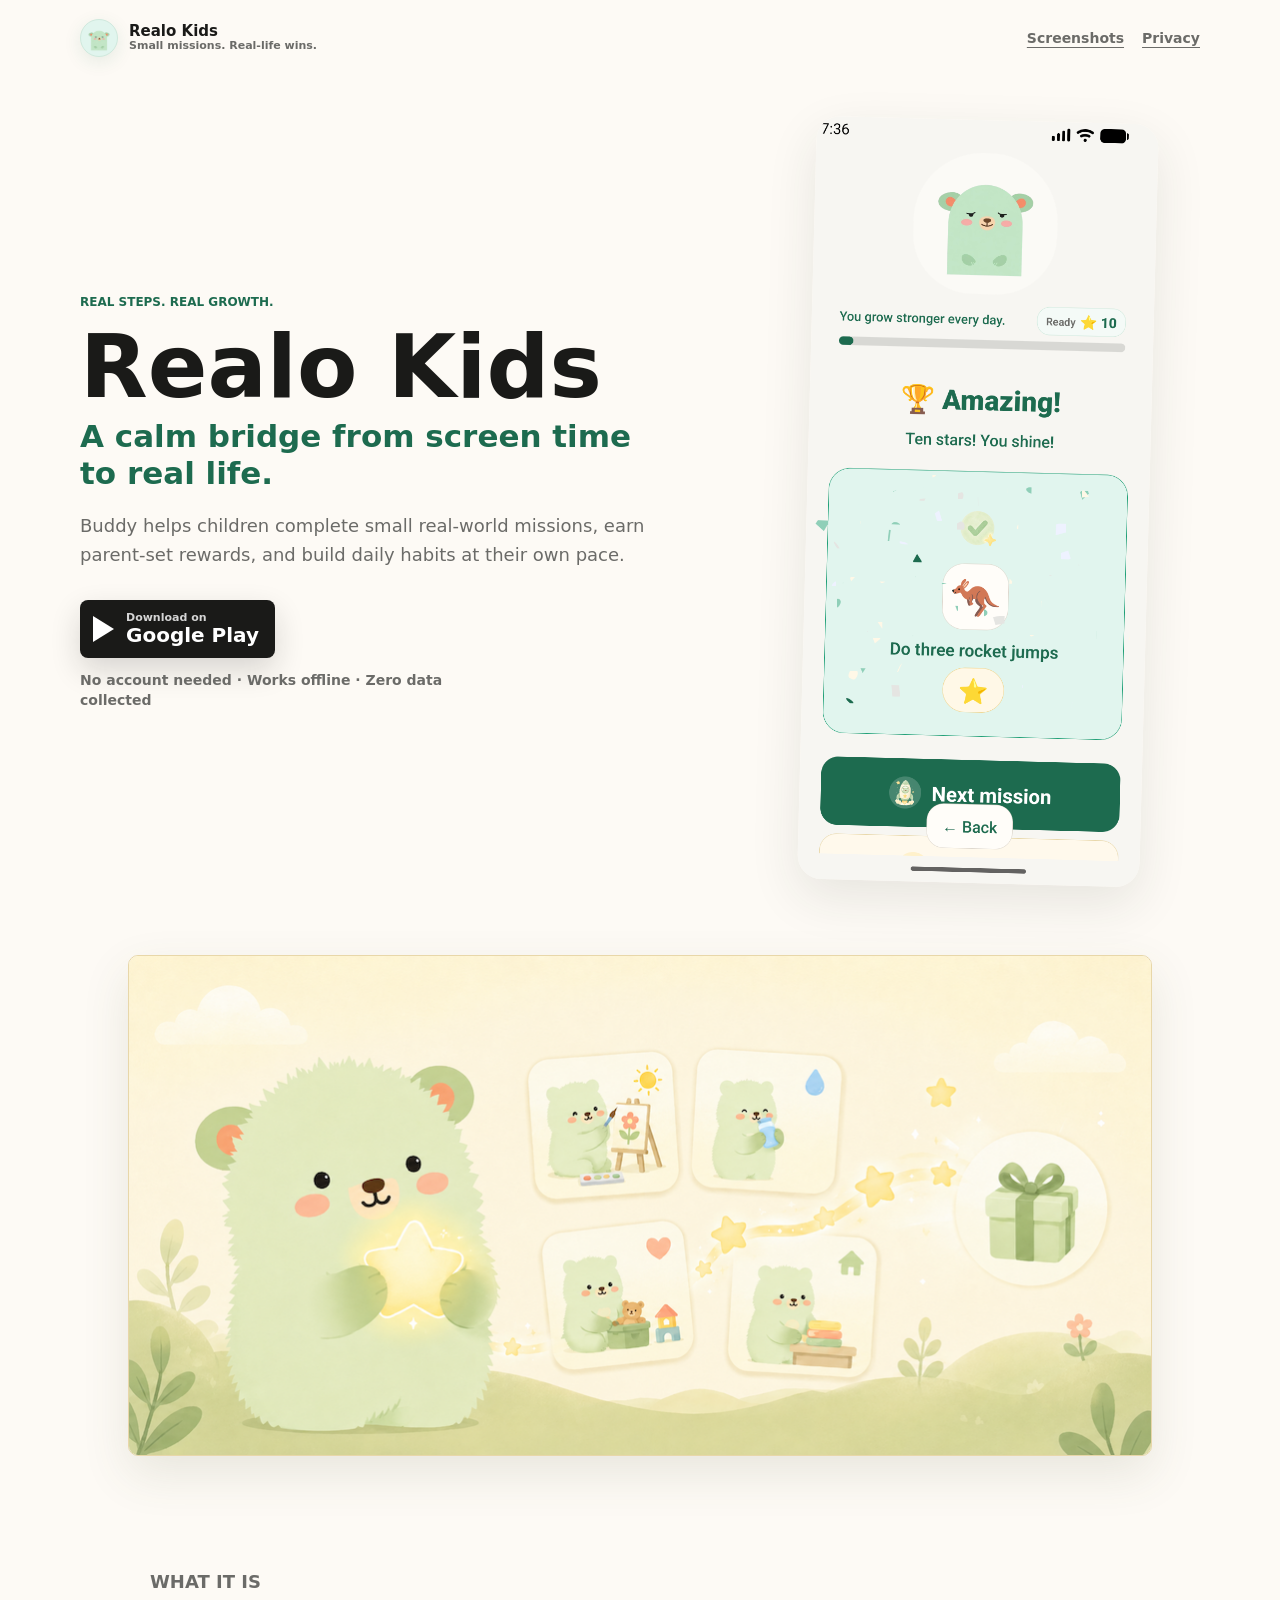
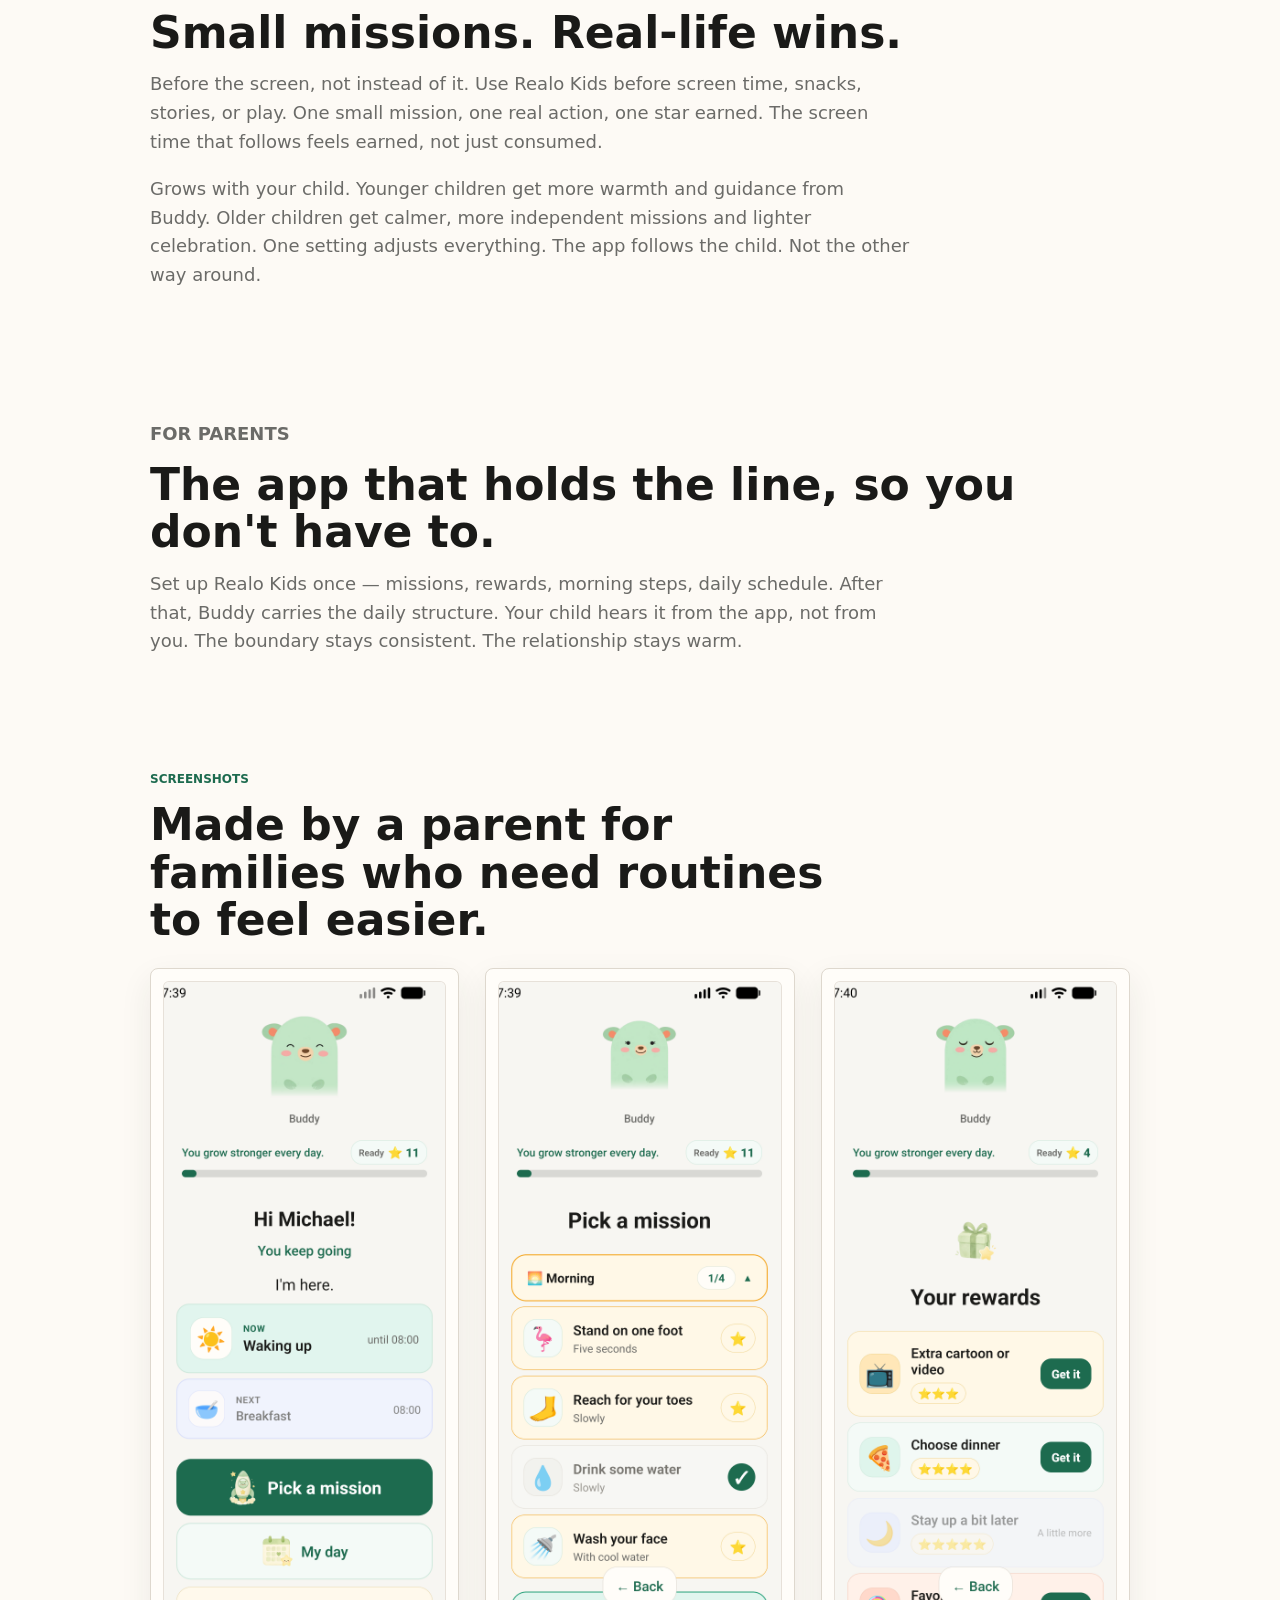
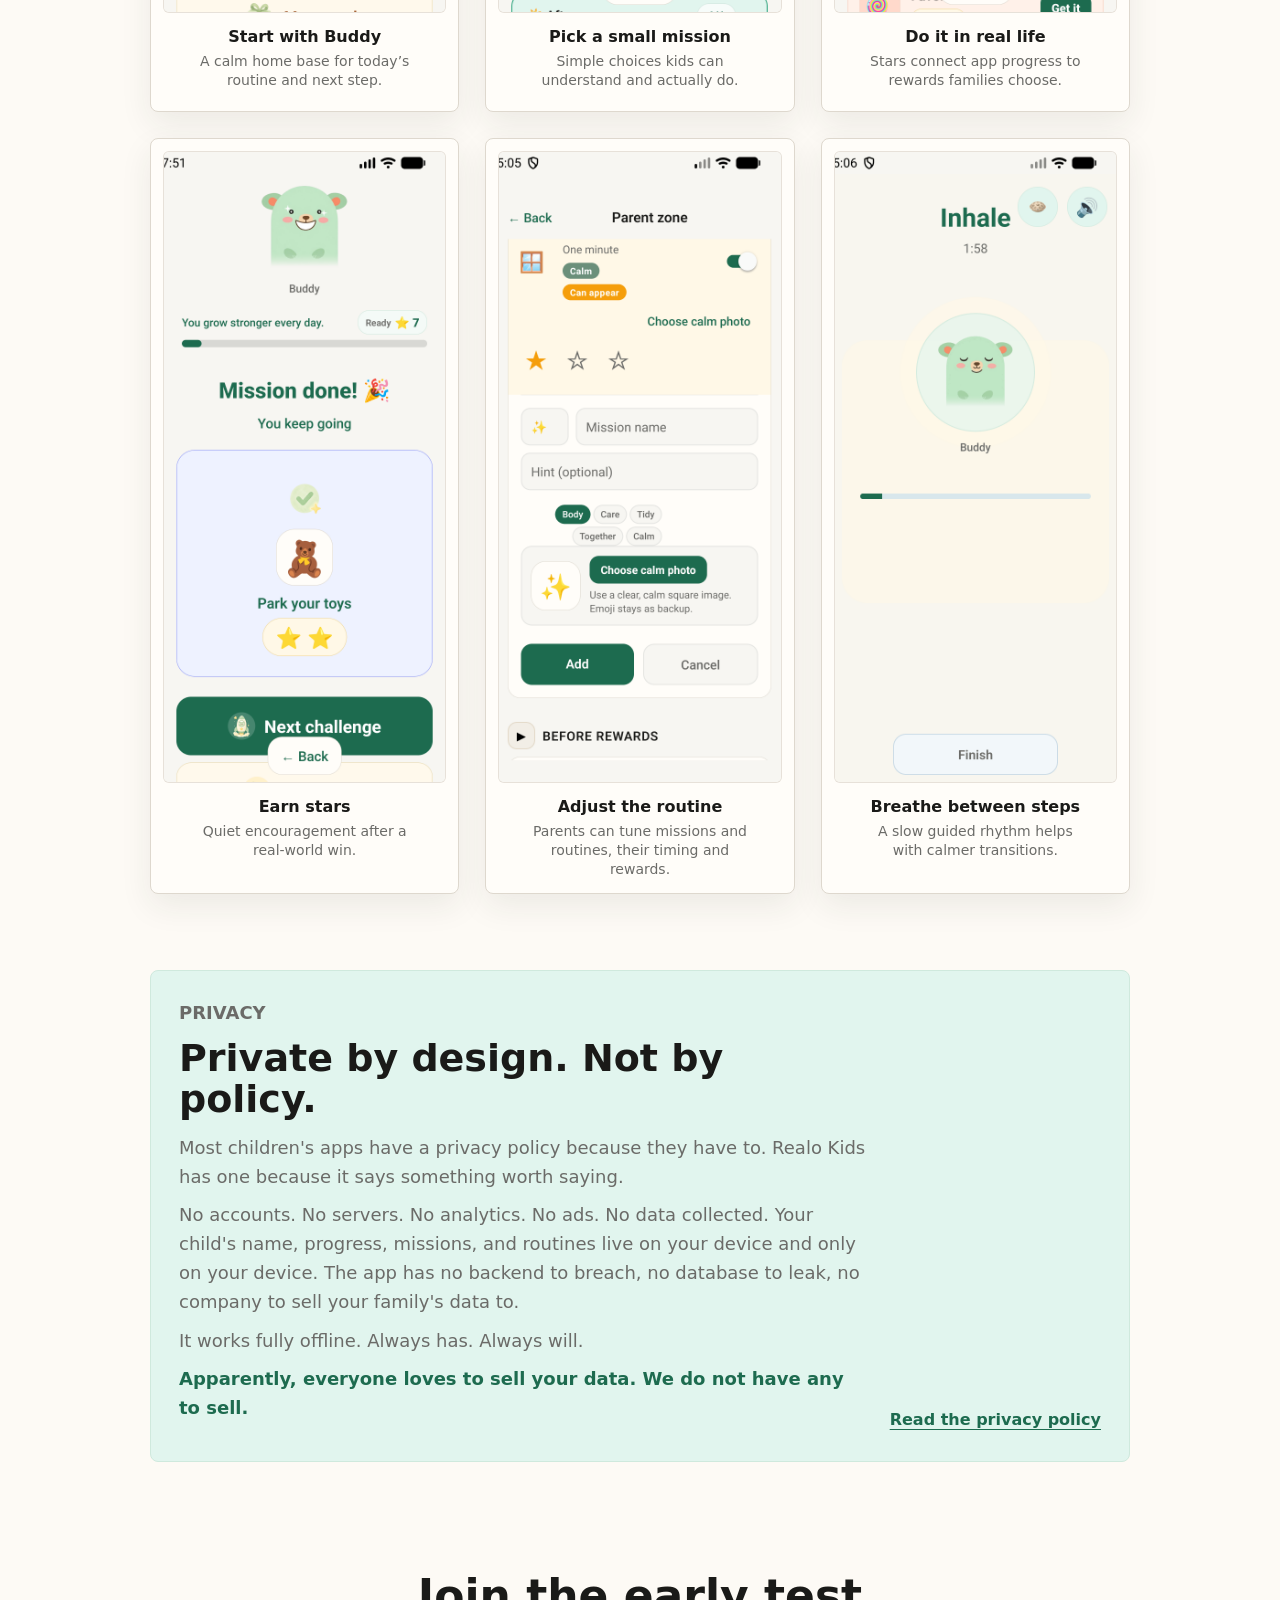
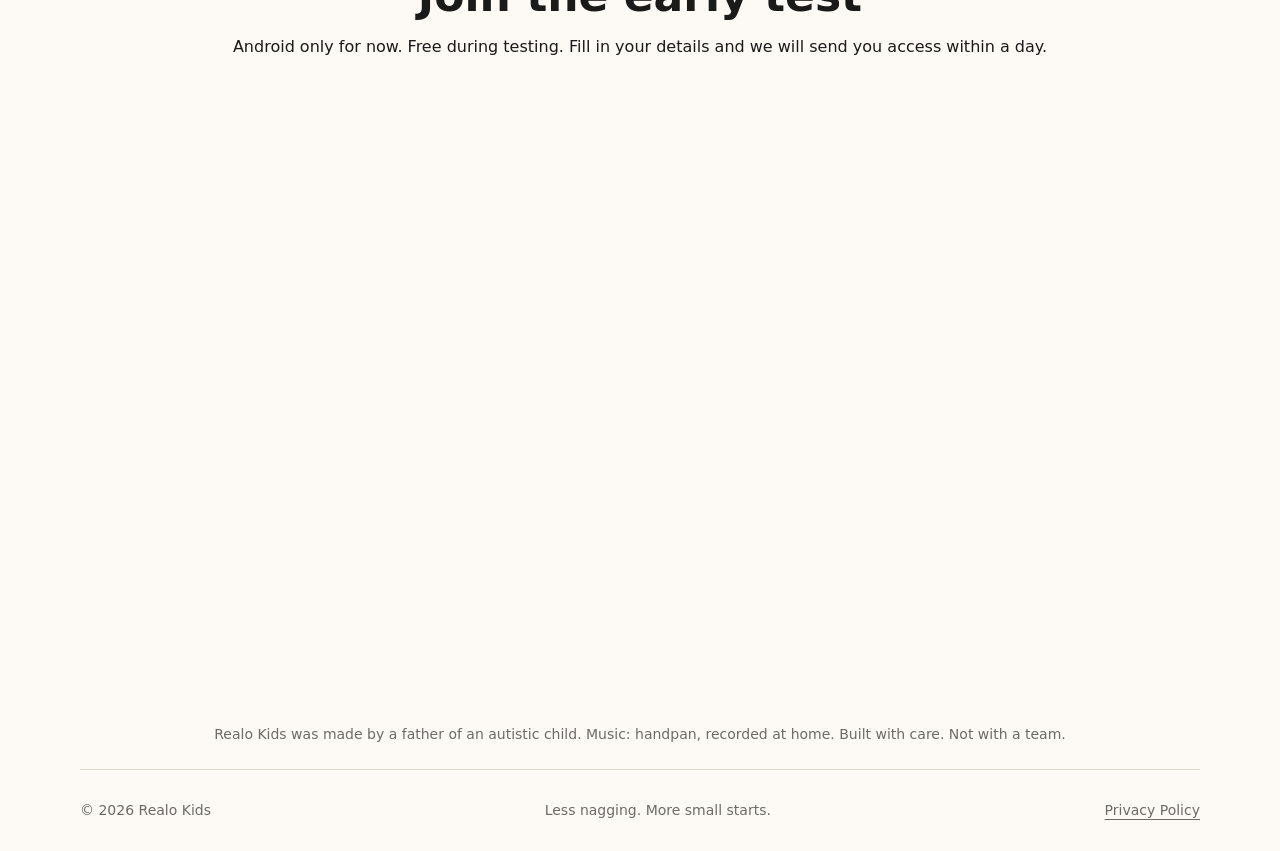
<file: index.html>
<!doctype html>
<html lang="en">
  <head>
    <meta charset="utf-8" />
    <meta name="viewport" content="width=device-width, initial-scale=1" />
    <meta
      name="description"
      content="Realo Kids is a calm bridge from screen time to real life, helping children complete small missions, earn parent-set rewards, and build daily habits."
    />
    <meta property="og:site_name" content="Realo Kids" />
    <meta property="og:title" content="Realo Kids" />
    <meta
      property="og:description"
      content="A calm bridge from screen time to real life, with small missions, parent-set rewards, and Buddy by your child's side."
    />
    <meta property="og:type" content="website" />
    <meta property="og:url" content="https://realokids.com/" />
    <meta
      property="og:image"
      content="https://realokids.com/assets/realo-kids-social.png"
    />
    <meta property="og:image:width" content="1024" />
    <meta property="og:image:height" content="500" />
    <meta
      property="og:image:alt"
      content="Realo Kids character with stars, tasks, and rewards"
    />
    <meta name="twitter:card" content="summary_large_image" />
    <meta name="twitter:title" content="Realo Kids" />
    <meta
      name="twitter:description"
      content="A calm bridge from screen time to real life, with small missions, parent-set rewards, and Buddy by your child's side."
    />
    <meta
      name="twitter:image"
      content="https://realokids.com/assets/realo-kids-social.png"
    />
    <meta
      name="twitter:image:alt"
      content="Realo Kids character with stars, tasks, and rewards"
    />
    <title>Realo Kids</title>
    <link rel="icon" href="/assets/buddy-calm.png" type="image/png" />
    <link rel="stylesheet" href="/styles.css" />
    <script src="/config.js" defer></script>
    <script src="/site.js" defer></script>
  </head>
  <body>
    <header class="site-header" aria-label="Site header">
      <a class="brand-mark" href="/" aria-label="Realo Kids home">
        <span class="brand-symbol" aria-hidden="true">
          <img class="brand-mascot" src="/assets/buddy-calm.png" alt="" />
        </span>
        <span class="brand-text-wrap">
          <span class="brand-name">Realo Kids</span>
          <span class="brand-sub">Small missions. Real-life wins.</span>
        </span>
      </a>
      <nav class="site-nav" aria-label="Main navigation">
        <a href="#screenshots">Screenshots</a>
        <a href="/privacy.html">Privacy</a>
      </nav>
    </header>

    <main>
      <section class="hero" aria-labelledby="hero-title">
        <div class="hero-copy">
          <p class="eyebrow">Real steps. Real growth.</p>
          <h1 id="hero-title">Realo Kids</h1>
          <p class="tagline">
            A calm bridge from screen time to real life.
          </p>
          <p class="intro">
            Buddy helps children complete small real-world missions, earn
            parent-set rewards, and build daily habits at their own pace.
          </p>
          <a
            class="play-badge"
            data-play-store-link
            href="https://play.google.com/apps/testing/com.slaff.realokids"
            aria-label="Download on Google Play"
          >
            <span class="play-icon" aria-hidden="true"></span>
            <span>
              <span class="play-small">Download on</span>
              <span class="play-large">Google Play</span>
            </span>
          </a>
          <p class="play-note">
            No account needed · Works offline · Zero data collected
          </p>
        </div>

        <div class="hero-panel" aria-label="Realo Kids preview">
          <div class="phone-shell phone-shell-main">
            <div class="app-preview">
              <img
                class="app-screen-image"
                src="/assets/Screenshot_Hero.png"
                alt="Realo Kids app screen"
                loading="eager"
              />
              <div class="buddy-face" aria-hidden="true">
                <img
                  class="buddy-avatar"
                  src="/assets/buddy-calm.png"
                  alt=""
                  loading="eager"
                />
              </div>
            </div>
          </div>
        </div>
      </section>

      <section class="feature-graphic" aria-label="Realo Kids activities and rewards">
        <img
          src="/assets/realo-kids-social.png"
          alt="Realo Kids character with stars, activities, and a reward gift"
          loading="lazy"
        />
      </section>

      <section class="section-narrow" aria-labelledby="what-title">
        <p class="section-label">What it is</p>
        <h2 id="what-title">Small missions. Real-life wins.</h2>
        <p>
          Before the screen, not instead of it. Use Realo Kids before screen
          time, snacks, stories, or play. One small mission, one real action,
          one star earned. The screen time that follows feels earned, not just
          consumed.
        </p>
        <p>
          Grows with your child. Younger children get more warmth and guidance
          from Buddy. Older children get calmer, more independent missions and
          lighter celebration. One setting adjusts everything. The app follows
          the child. Not the other way around.
        </p>
      </section>

      <section class="section-narrow" aria-labelledby="line-title">
        <p class="section-label">For parents</p>
        <h2 id="line-title">The app that holds the line, so you don't have to.</h2>
        <p>
          Set up Realo Kids once — missions, rewards, morning steps, daily
          schedule. After that, Buddy carries the daily structure. Your child
          hears it from the app, not from you. The boundary stays consistent.
          The relationship stays warm.
        </p>
      </section>

      <section class="screenshots" id="screenshots" aria-labelledby="shots-title">
        <div class="section-heading">
          <p class="section-label">Screenshots</p>
          <h2 id="shots-title">
            Made by a parent for families who need routines to feel easier.
          </h2>
        </div>
        <div class="screenshot-grid" data-screenshot-grid></div>
      </section>

      <section class="privacy-band" aria-labelledby="privacy-title">
        <div>
          <p class="section-label">Privacy</p>
          <h2 id="privacy-title">Private by design. Not by policy.</h2>
          <p>
            Most children's apps have a privacy policy because they have to.
            Realo Kids has one because it says something worth saying.
          </p>
          <p>
            No accounts. No servers. No analytics. No ads. No data collected.
            Your child's name, progress, missions, and routines live on your
            device and only on your device. The app has no backend to breach, no
            database to leak, no company to sell your family's data to.
          </p>
          <p>
            It works fully offline. Always has. Always will.
          </p>
          <p class="privacy-aside">
            Apparently, everyone loves to sell your data. We do not have any to
            sell.
          </p>
        </div>
        <a class="text-link" href="/privacy.html">Read the privacy policy</a>
      </section>
      <section id="join" style="padding: 40px 20px; text-align: center;">
        <h2>Join the early test</h2>
        <p>
          Android only for now. Free during testing. Fill in your details and we
          will send you access within a day.
        </p>
        <iframe
          src="https://forms.gle/PuP5ZFgWwbwXjJVG6"
          width="100%"
          height="600"
          frameborder="0"
          marginheight="0"
          marginwidth="0"
          style="max-width: 600px;">
          Loading…
        </iframe>
      </section>
    </main>

    <p style="margin: 0 auto 24px; width: min(1120px, calc(100% - 32px)); color: var(--muted); font-size: 14px; text-align: center;">
      Realo Kids was made by a father of an autistic child. Music: handpan,
      recorded at home. Built with care. Not with a team.
    </p>

    <footer class="site-footer">
      <span>© <span data-current-year></span> Realo Kids</span>
      <span>Less nagging. More small starts.</span>
      <a href="/privacy.html">Privacy Policy</a>
    </footer>
  </body>
</html>
</file>
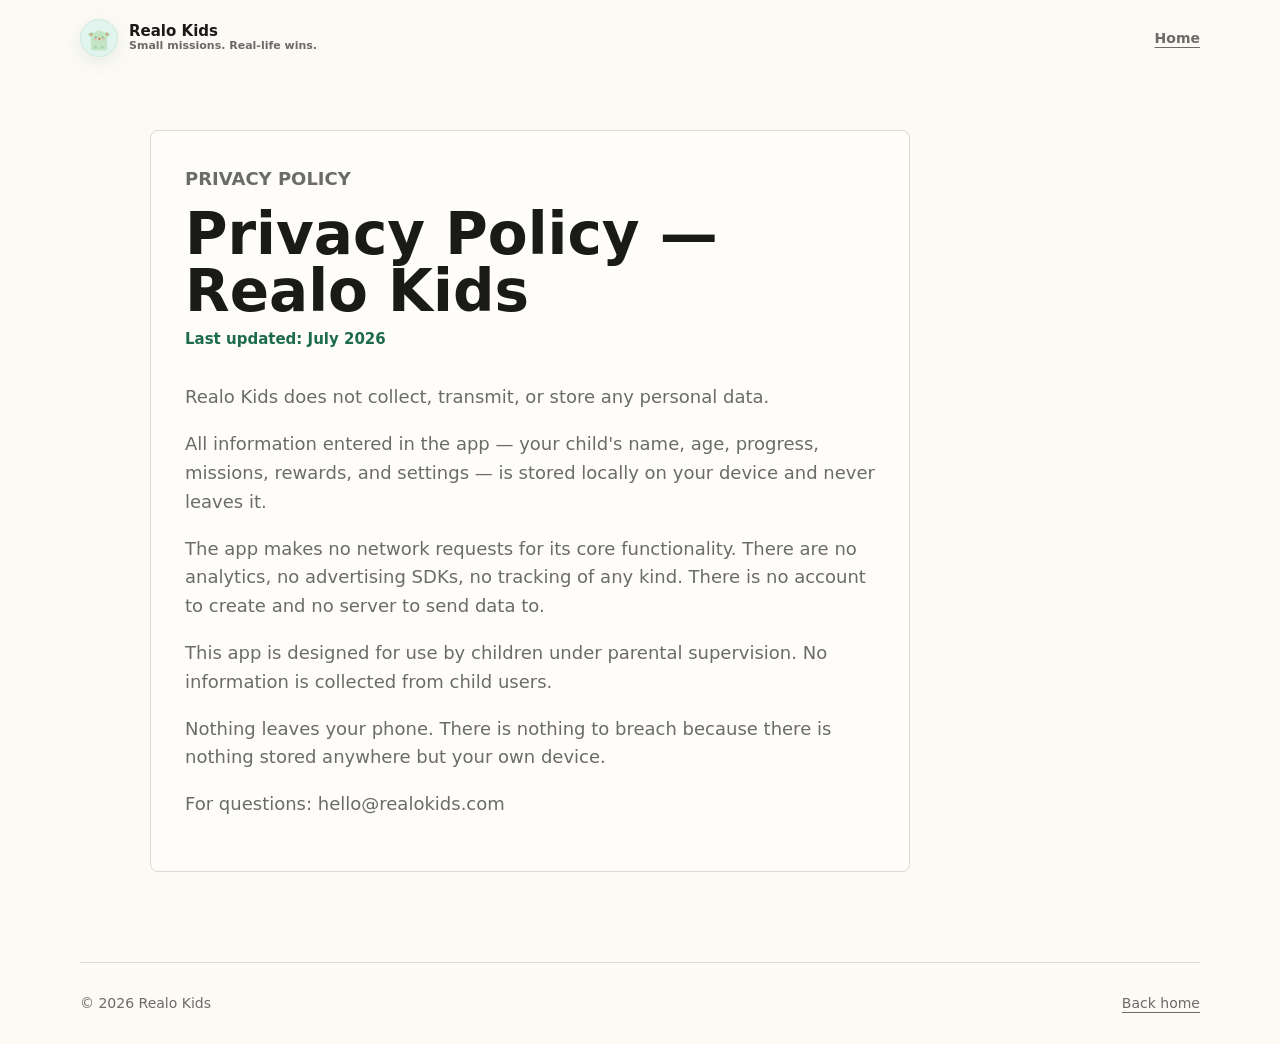
<file: privacy.html>
<!doctype html>
<html lang="en">
  <head>
    <meta charset="utf-8" />
    <meta name="viewport" content="width=device-width, initial-scale=1" />
    <meta
      name="description"
      content="Privacy Policy for Realo Kids."
    />
    <title>Privacy Policy | Realo Kids</title>
    <link rel="icon" href="/assets/buddy-calm.png" type="image/png" />
    <link rel="stylesheet" href="/styles.css" />
  </head>
  <body>
    <header class="site-header" aria-label="Site header">
      <a class="brand-mark" href="/" aria-label="Realo Kids home">
        <span class="brand-symbol" aria-hidden="true">
          <img class="brand-mascot" src="/assets/buddy-calm.png" alt="" />
        </span>
        <span class="brand-text-wrap">
          <span class="brand-name">Realo Kids</span>
          <span class="brand-sub">Small missions. Real-life wins.</span>
        </span>
      </a>
      <nav class="site-nav" aria-label="Main navigation">
        <a href="/">Home</a>
      </nav>
    </header>

    <main class="policy-wrap">
      <article class="policy">
        <p class="section-label">Privacy Policy</p>
        <h1>Privacy Policy — Realo Kids</h1>
        <p class="policy-date">Last updated: July 2026</p>

        <p>
          Realo Kids does not collect, transmit, or store any personal data.
        </p>

        <p>
          All information entered in the app — your child's name, age, progress,
          missions, rewards, and settings — is stored locally on your device and
          never leaves it.
        </p>

        <p>
          The app makes no network requests for its core functionality. There
          are no analytics, no advertising SDKs, no tracking of any kind. There
          is no account to create and no server to send data to.
        </p>

        <p>
          This app is designed for use by children under parental supervision.
          No information is collected from child users.
        </p>

        <p>
          Nothing leaves your phone. There is nothing to breach because there is
          nothing stored anywhere but your own device.
        </p>

        <p>
          For questions: hello@realokids.com
        </p>
      </article>
    </main>

    <footer class="site-footer">
      <span>© <span id="year"></span> Realo Kids</span>
      <a href="/">Back home</a>
    </footer>
    <script>
      document.getElementById("year").textContent = new Date().getFullYear();
    </script>
  </body>
</html>
</file>
<file: styles.css>
:root {
  --bg: #fdfaf5;
  --paper: #fffdf9;
  --text: #1a1a18;
  --muted: #6b6b68;
  --green: #1d6b4f;
  --green-soft: #e1f5ee;
  --green-line: #cfe9dd;
  --gold: #fff8e7;
  --gold-line: #e8d7a9;
  --blue-soft: #f2f7fa;
  --blue-line: #c8dae6;
  --border: #ded8ce;
  --shadow: 0 18px 50px rgba(35, 49, 42, 0.1);
  color-scheme: light;
  font-family:
    Inter, ui-sans-serif, system-ui, -apple-system, BlinkMacSystemFont, "Segoe UI",
    sans-serif;
}

* {
  box-sizing: border-box;
}

html {
  scroll-behavior: smooth;
}

body {
  margin: 0;
  background: var(--bg);
  color: var(--text);
  font-size: 16px;
  line-height: 1.6;
}

a {
  color: inherit;
}

.site-header,
.site-footer {
  width: min(1120px, calc(100% - 32px));
  margin: 0 auto;
  display: flex;
  align-items: center;
  justify-content: space-between;
  gap: 16px;
}

.site-header {
  min-height: 76px;
}

.brand-mark {
  display: inline-flex;
  align-items: center;
  gap: 11px;
  color: var(--text);
  font-size: 15px;
  font-weight: 700;
  text-decoration: none;
}

.brand-symbol {
  position: relative;
  width: 38px;
  height: 38px;
  display: inline-grid;
  place-items: center;
  border: 1px solid var(--green-line);
  border-radius: 50%;
  background: var(--green-soft);
  box-shadow: 0 5px 18px rgba(29, 107, 79, 0.1);
  overflow: hidden;
}

.brand-mascot {
  width: 28px;
  height: 28px;
  display: block;
  object-fit: contain;
  transform: translateY(1px);
}

.brand-text-wrap {
  display: inline-grid;
  gap: 0;
}

.brand-name {
  line-height: 1.05;
}

.brand-sub {
  color: var(--muted);
  font-size: 11px;
  font-weight: 600;
  line-height: 1.15;
}

.site-nav {
  display: flex;
  align-items: center;
  gap: 18px;
  color: var(--muted);
  font-size: 14px;
  font-weight: 600;
}

.site-nav a,
.site-footer a,
.text-link {
  text-decoration-thickness: 1px;
  text-underline-offset: 4px;
}

.hero {
  width: min(1120px, calc(100% - 32px));
  min-height: calc(100svh - 76px);
  margin: 0 auto;
  padding: 44px 0 88px;
  display: grid;
  grid-template-columns: minmax(0, 1.05fr) minmax(320px, 0.75fr);
  align-items: center;
  gap: 56px;
}

.hero-copy {
  max-width: 660px;
}

.eyebrow,
.section-label {
  margin: 0 0 12px;
  color: var(--green);
  font-size: 12px;
  font-weight: 800;
  letter-spacing: 0;
  text-transform: uppercase;
}

h1,
h2,
p {
  margin-top: 0;
}

h1 {
  margin-bottom: 8px;
  font-size: clamp(48px, 9vw, 88px);
  line-height: 0.98;
  letter-spacing: 0;
}

h2 {
  margin-bottom: 14px;
  font-size: clamp(28px, 5vw, 44px);
  line-height: 1.08;
  letter-spacing: 0;
}

.tagline {
  max-width: 560px;
  margin-bottom: 20px;
  color: var(--green);
  font-size: clamp(21px, 4vw, 31px);
  font-weight: 700;
  line-height: 1.2;
}

.intro,
.section-narrow p,
.privacy-band p,
.policy p {
  color: var(--muted);
  font-size: 18px;
}

.play-badge {
  width: fit-content;
  min-height: 58px;
  margin-top: 12px;
  padding: 9px 16px 9px 13px;
  display: inline-flex;
  align-items: center;
  gap: 12px;
  border-radius: 8px;
  background: var(--text);
  color: white;
  text-decoration: none;
  box-shadow: 0 12px 30px rgba(26, 26, 24, 0.16);
}

.play-icon {
  width: 0;
  height: 0;
  border-top: 13px solid transparent;
  border-bottom: 13px solid transparent;
  border-left: 21px solid #ffffff;
}

.play-small,
.play-large {
  display: block;
  line-height: 1.1;
}

.play-small {
  font-size: 11px;
  font-weight: 600;
  opacity: 0.82;
}

.play-large {
  font-size: 20px;
  font-weight: 750;
}

.play-note {
  max-width: 420px;
  margin: 12px 0 0;
  color: var(--muted);
  font-size: 14px;
  font-weight: 600;
  line-height: 1.45;
}

.hero-panel {
  display: flex;
  justify-content: center;
}

.phone-shell {
  width: min(100%, 342px);
  aspect-ratio: 1280 / 2856;
  border-radius: 24px;
  background: transparent;
  box-shadow: var(--shadow);
  overflow: hidden;
}

.phone-shell-main {
  transform: rotate(1.5deg);
}

.app-preview {
  position: relative;
  height: 100%;
  display: flex;
  flex-direction: column;
  align-items: center;
  background: transparent;
  overflow: hidden;
}

.app-screen-image {
  position: absolute;
  inset: 0;
  width: 100%;
  height: 100%;
  object-fit: contain;
}

.buddy-face {
  position: absolute;
  top: clamp(24px, 4.3%, 34px);
  left: 50%;
  z-index: 2;
  width: clamp(124px, 42%, 148px);
  height: clamp(132px, 18.5%, 156px);
  margin: 0;
  display: grid;
  place-items: center;
  border: 0;
  border-radius: 48% 48% 42% 42%;
  background: #fbfaf6;
  overflow: hidden;
  box-shadow: 0 0 0 clamp(12px, 4.5%, 16px) #fbfaf6;
  transform: translateX(-50%);
}

.buddy-avatar {
  width: 92%;
  height: 92%;
  object-fit: contain;
  transform-origin: center;
  animation: buddy-breath 5.6s ease-in-out infinite;
}

@keyframes buddy-breath {
  0%,
  100% {
    transform: scale(1);
  }
  50% {
    transform: scale(1.08);
  }
}

.app-line {
  position: relative;
  z-index: 2;
  margin-bottom: 16px;
  font-size: 21px;
  font-weight: 700;
  text-shadow: 0 2px 10px rgba(255, 255, 255, 0.5);
}

.mission-card {
  position: relative;
  z-index: 2;
  width: 100%;
  margin-bottom: 10px;
  padding: 14px;
  border: 1px solid var(--green-line);
  border-radius: 14px;
  background: rgba(255, 253, 249, 0.9);
  backdrop-filter: blur(2px);
}

.mission-card span,
.mission-card strong {
  display: block;
}

.mission-card span {
  color: var(--green);
  font-size: 13px;
  font-weight: 800;
}

.mission-card strong {
  margin-top: 4px;
  font-size: 15px;
  line-height: 1.35;
}

.mission-button {
  position: relative;
  z-index: 2;
  width: 100%;
  margin-top: auto;
  padding: 15px 18px;
  border-radius: 16px;
  background: var(--green);
  color: white;
  font-size: 18px;
  font-weight: 800;
  text-align: center;
}

.feature-graphic {
  width: min(1024px, calc(100% - 32px));
  margin: -16px auto 72px;
}

.feature-graphic img {
  width: 100%;
  height: auto;
  display: block;
  border: 1px solid var(--gold-line);
  border-radius: 10px;
  background: var(--gold);
  box-shadow: 0 18px 48px rgba(80, 92, 54, 0.12);
}

.section-narrow,
.screenshots,
.privacy-band,
.policy-wrap {
  width: min(980px, calc(100% - 32px));
  margin: 0 auto;
}

.section-narrow {
  padding: 40px 0 72px;
}

.section-narrow p {
  max-width: 760px;
}

.screenshots {
  padding: 24px 0 76px;
}

.section-heading {
  max-width: 700px;
  margin-bottom: 24px;
}

.screenshot-grid {
  display: grid;
  grid-template-columns: repeat(3, minmax(0, 1fr));
  gap: 26px;
}

.screenshot-card {
  margin: 0;
  padding: 12px;
  border: 1px solid var(--border);
  border-radius: 8px;
  background: var(--paper);
  box-shadow: 0 12px 32px rgba(35, 49, 42, 0.08);
}

.screenshot-frame {
  aspect-ratio: 1280 / 2856;
  border: 1px solid rgba(222, 216, 206, 0.7);
  border-radius: 6px;
  background: #fbfaf6;
  overflow: hidden;
}

.screenshot-frame img {
  width: 100%;
  height: 100%;
  display: block;
  object-fit: cover;
  object-position: top center;
  border-radius: 6px;
  background: transparent;
  transform: scale(1.035);
  transform-origin: top center;
}

.screenshot-frame.is-placeholder {
  display: grid;
  place-items: center;
  padding: 22px;
}

.screenshot-placeholder {
  min-height: 160px;
  display: grid;
  place-items: center;
  align-content: center;
  gap: 6px;
  border: 1px dashed var(--border);
  border-radius: 18px;
  color: var(--muted);
  text-align: center;
}

.screenshot-placeholder strong {
  color: var(--text);
  font-size: 18px;
}

.screenshot-placeholder span {
  overflow-wrap: anywhere;
  font-size: 13px;
}

figcaption {
  min-height: 86px;
  padding: 14px 4px 2px;
  display: grid;
  align-content: start;
  gap: 5px;
  color: var(--muted);
  font-size: 14px;
  text-align: center;
}

figcaption strong {
  color: var(--text);
  font-size: 16px;
  font-weight: 750;
  line-height: 1.25;
}

figcaption span {
  max-width: 25ch;
  margin: 0 auto;
  line-height: 1.35;
}

.privacy-band {
  margin-bottom: 70px;
  padding: 28px;
  display: grid;
  grid-template-columns: minmax(0, 1fr) auto;
  align-items: end;
  gap: 24px;
  border: 1px solid var(--green-line);
  border-radius: 8px;
  background: var(--green-soft);
}

.privacy-band h2 {
  font-size: clamp(26px, 5vw, 38px);
}

.privacy-band p {
  max-width: 700px;
  margin-bottom: 10px;
}

.privacy-aside {
  color: var(--green) !important;
  font-weight: 700;
}

.text-link {
  color: var(--green);
  font-weight: 800;
  white-space: nowrap;
}

.site-footer {
  min-height: 82px;
  border-top: 1px solid var(--border);
  color: var(--muted);
  font-size: 14px;
}

.policy-wrap {
  padding: 54px 0 90px;
}

.policy {
  max-width: 760px;
  padding: 34px;
  border: 1px solid var(--border);
  border-radius: 8px;
  background: var(--paper);
}

.policy h1 {
  font-size: clamp(36px, 7vw, 58px);
}

.policy h2 {
  margin-top: 34px;
  font-size: 24px;
}

.policy-date {
  margin-bottom: 32px;
  color: var(--green) !important;
  font-size: 15px !important;
  font-weight: 700;
}

@media (max-width: 820px) {
  .site-header {
    min-height: 68px;
  }

  .hero {
    min-height: auto;
    padding: 36px 0 72px;
    grid-template-columns: 1fr;
    gap: 42px;
  }

  .hero-copy {
    max-width: none;
  }

  .hero-panel {
    justify-content: flex-start;
  }

  .phone-shell {
    width: min(78vw, 320px);
  }

  .feature-graphic {
    margin: -28px auto 60px;
  }

  .screenshot-grid {
    grid-template-columns: 1fr;
    gap: 24px;
  }

  .screenshot-card {
    max-width: 320px;
    margin: 0 auto;
    width: 100%;
  }

  .privacy-band {
    grid-template-columns: 1fr;
    padding: 22px;
  }
}

@media (max-width: 520px) {
  .site-header,
  .site-footer {
    width: min(calc(100% - 24px), 1120px);
  }

  .site-nav {
    gap: 12px;
    font-size: 13px;
  }

  .brand-sub {
    display: none;
  }

  .hero,
  .feature-graphic,
  .section-narrow,
  .screenshots,
  .privacy-band,
  .policy-wrap {
    width: min(calc(100% - 24px), 980px);
  }

  .feature-graphic {
    margin-bottom: 52px;
  }

  .intro,
  .section-narrow p,
  .privacy-band p,
  .policy p {
    font-size: 16px;
  }

  .play-badge {
    width: 100%;
    justify-content: center;
  }

  .policy {
    padding: 22px;
  }
}
</file>
